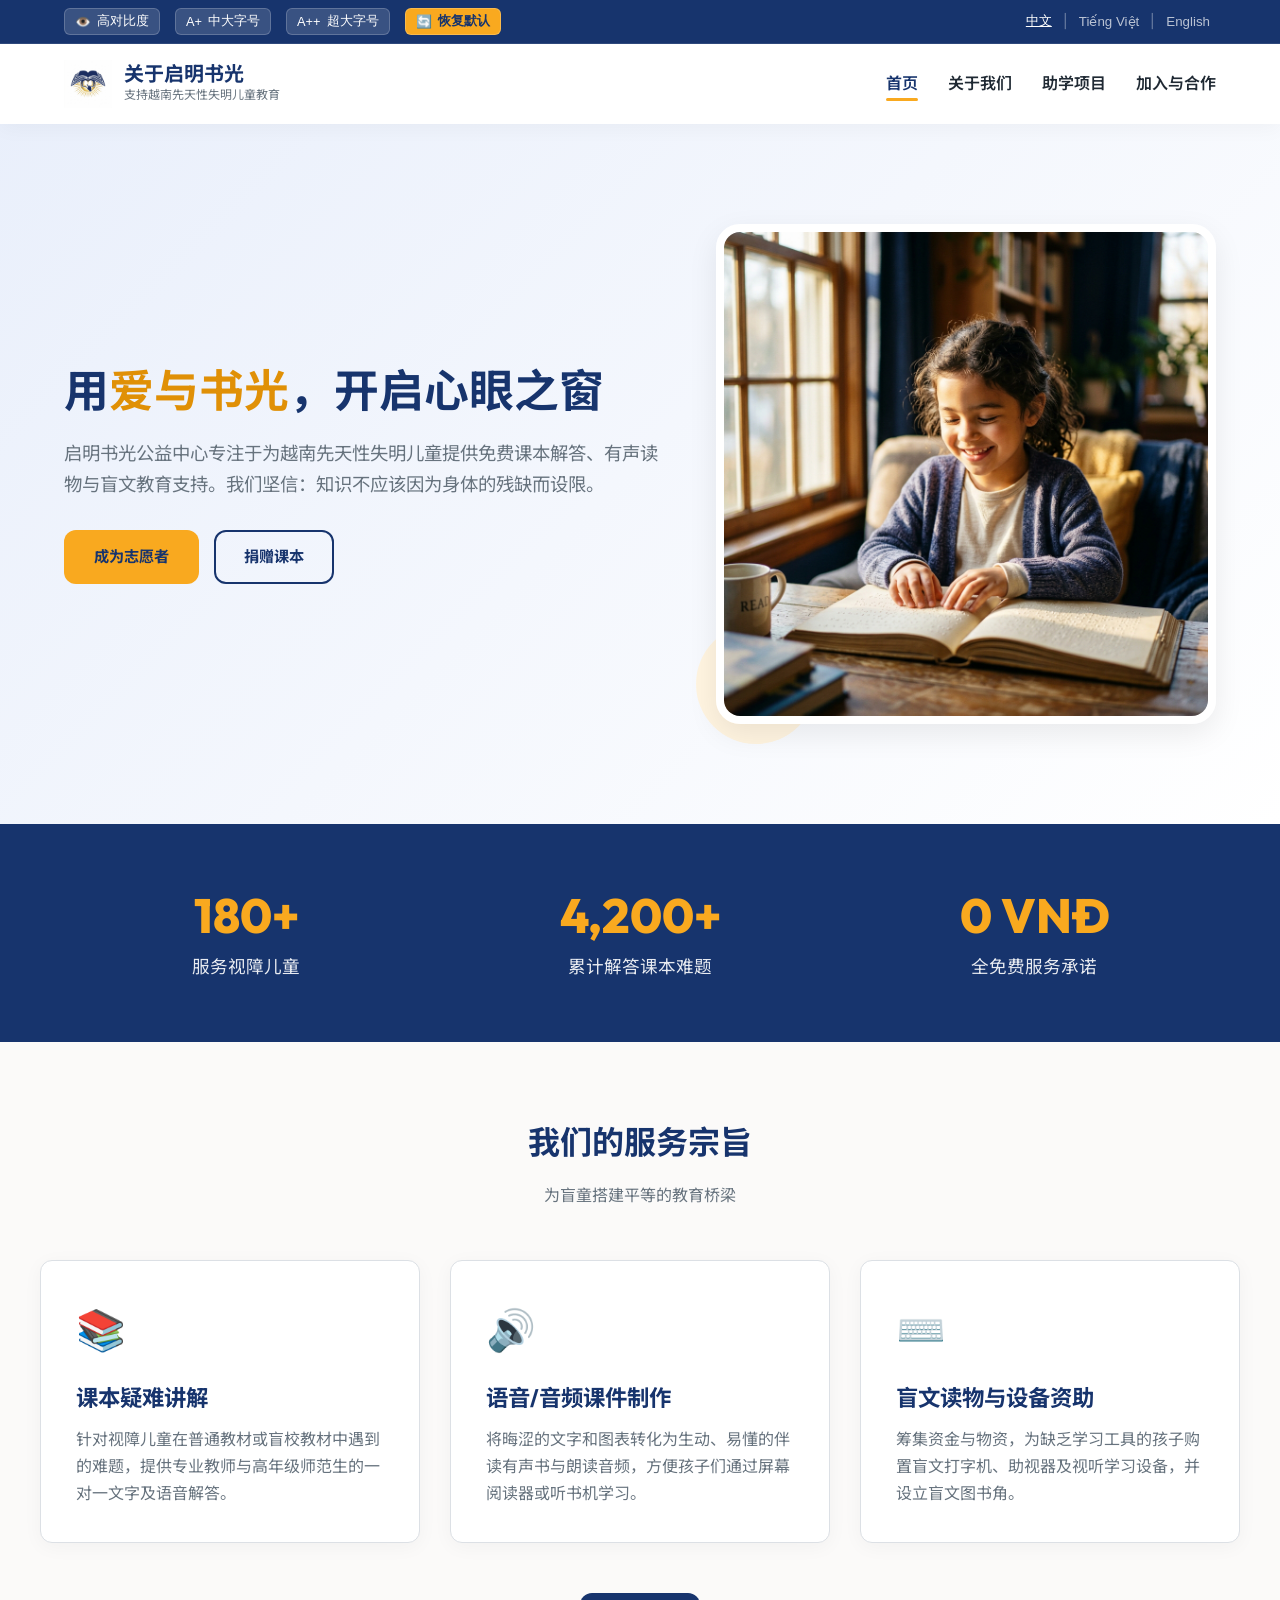
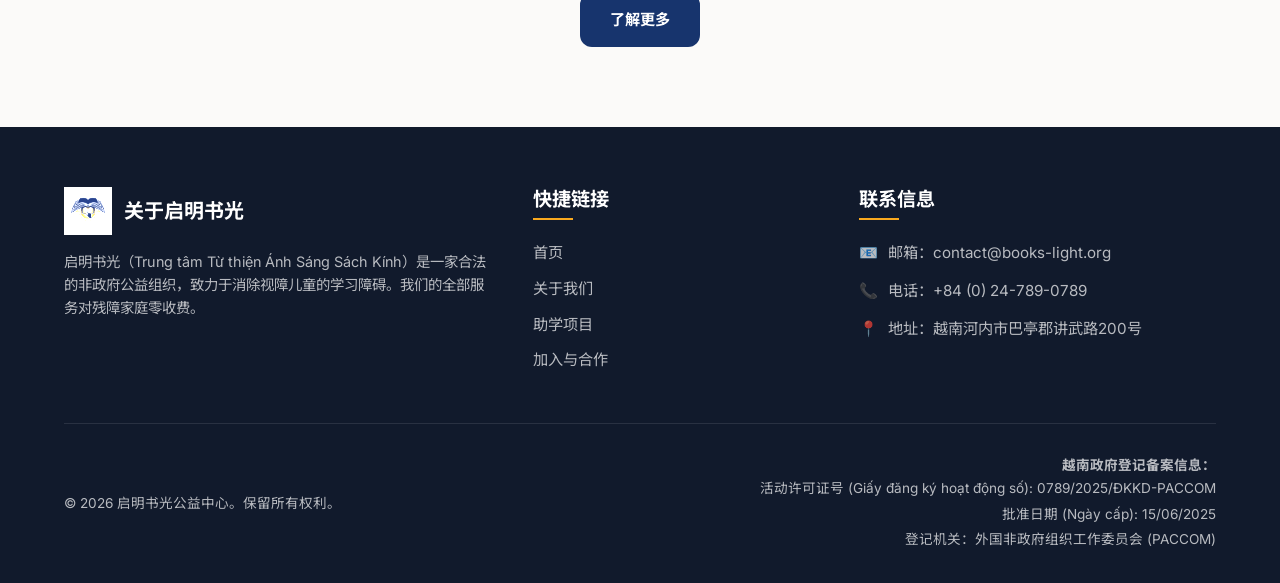
<file: index.html>
<!DOCTYPE html>
<html lang="zh">
<head>
    <meta charset="UTF-8">
    <meta name="viewport" content="width=device-width, initial-scale=1.0">
    <meta name="description" content="启明书光公益中心（Trung tâm Từ thiện Ánh Sáng Sách Kính）致力于支持越南先天性失明儿童的教育，提供免费课本疑难解答、有声书及盲文教育支持。">
    <title>启明书光公益中心 | 首页</title>
    <link rel="stylesheet" href="css/styles.css">
</head>
<body>

    <!-- 1. 无障碍顶部快捷工具栏 -->
    <div class="accessibility-bar">
        <div class="container">
            <div class="accessibility-controls">
                <button class="accessibility-btn" id="btn-contrast" title="Toggle High Contrast Mode">
                    👁️ <span data-i18n="acc-contrast">高对比度</span>
                </button>
                <button class="accessibility-btn" id="btn-large-text" title="Set Large Font Size">
                    A+ <span data-i18n="acc-large">中大字号</span>
                </button>
                <button class="accessibility-btn" id="btn-xl-text" title="Set Extra Large Font Size">
                    A++ <span data-i18n="acc-xl">超大字号</span>
                </button>
                <button class="accessibility-btn" id="btn-reset-text" title="Reset Accessibility Options">
                    🔄 <span data-i18n="acc-reset">默认</span>
                </button>
            </div>
            <div class="lang-selector">
                <button class="lang-btn active" data-lang="zh">中文</button>
                <span style="color: rgba(255,255,255,0.4)">|</span>
                <button class="lang-btn" data-lang="vi">Tiếng Việt</button>
                <span style="color: rgba(255,255,255,0.4)">|</span>
                <button class="lang-btn" data-lang="en">English</button>
            </div>
        </div>
    </div>

    <!-- 2. 导航头部 -->
    <header>
        <div class="container">
            <a href="index.html" class="logo-container">
                <img src="assets/logo.png" alt="启明书光 Logo" class="logo-img">
                <div class="logo-text">
                    <h1 data-i18n="footer-about-title">启明书光公益中心</h1>
                    <p data-i18n="sub-title">支持越南先天性失明儿童教育</p>
                </div>
            </a>
            <nav>
                <ul class="nav-links" id="nav-links">
                    <li><a href="index.html" class="active" data-i18n="nav-home">首页</a></li>
                    <li><a href="about.html" data-i18n="nav-about">关于我们</a></li>
                    <li><a href="projects.html" data-i18n="nav-projects">助学项目</a></li>
                    <li><a href="contact.html" data-i18n="nav-contact">加入与合作</a></li>
                </ul>
            </nav>
            <button class="menu-toggle" id="menu-toggle" aria-label="Toggle navigation menu">&#9776;</button>
        </div>
    </header>

    <!-- 3. Hero 宣传区域 -->
    <section class="hero">
        <div class="container">
            <div class="hero-grid">
                <div class="hero-content">
                    <h2 data-i18n="hero-title" data-i18n-html="true">用<span>爱与书光</span>，开启心眼之窗</h2>
                    <p data-i18n="hero-desc">启明书光公益中心专注于为越南先天性失明儿童提供免费课本解答、有声读物与盲文教育支持。我们坚信：知识不应该因为身体的残缺而设限。</p>
                    <div class="hero-buttons">
                        <a href="contact.html" class="btn btn-secondary" data-i18n="btn-volunteer">成为志愿者</a>
                        <a href="contact.html#donate-anchor" class="btn btn-outline" data-i18n="btn-donate">爱心捐助</a>
                    </div>
                </div>
                <div class="hero-image-wrapper">
                    <img src="assets/hero_banner.png" alt="视障儿童触摸书籍快乐阅读" class="hero-image">
                    <div class="hero-image-decoration"></div>
                </div>
            </div>
        </div>
    </section>

    <!-- 4. 影响统计板块 (有数字增长动画) -->
    <section class="stats-section">
        <div class="container">
            <div class="stats-grid">
                <div class="stat-card">
                    <h3 id="stat-kids">0+</h3>
                    <p data-i18n="stat-1-title">服务视障儿童</p>
                </div>
                <div class="stat-card">
                    <h3 id="stat-q">0+</h3>
                    <p data-i18n="stat-2-title">累计解答课本难题</p>
                </div>
                <div class="stat-card">
                    <h3 id="stat-price">0 VNĐ</h3>
                    <p data-i18n="stat-3-title">全免费服务承诺</p>
                </div>
            </div>
        </div>
    </section>

    <!-- 5. 我们的核心服务 -->
    <section class="section-padding container fade-in-section">
        <div style="text-align: center; margin-bottom: 50px;">
            <h2 data-i18n="mission-title">我们的服务宗旨</h2>
            <p style="color: var(--color-text-light)" data-i18n="mission-subtitle">为盲童搭建平等的教育桥梁</p>
        </div>
        <div class="mission-cards">
            <div class="card">
                <div class="card-icon">📚</div>
                <h3 data-i18n="mission-1-title">课本疑难讲解</h3>
                <p data-i18n="mission-1-desc" style="color: var(--color-text-light)">针对视障儿童在普通教材或盲校教材中遇到的难题，提供专业教师与高年级师范生的一对一文字及语音解答。</p>
            </div>
            <div class="card">
                <div class="card-icon">🔊</div>
                <h3 data-i18n="mission-2-title">语音/音频课件制作</h3>
                <p data-i18n="mission-2-desc" style="color: var(--color-text-light)">将晦涩的文字和图表转化为生动、易懂的伴读有声书与朗读音频，方便孩子们通过屏幕阅读器或听书机学习。</p>
            </div>
            <div class="card">
                <div class="card-icon">⌨️</div>
                <h3 data-i18n="mission-3-title">盲文读物与设备资助</h3>
                <p data-i18n="mission-3-desc" style="color: var(--color-text-light)">筹集资金与物资，为缺乏学习工具的孩子购置盲文打字机、助视器及视听学习设备，并设立盲文图书角。</p>
            </div>
        </div>
        <div style="text-align: center; margin-top: 50px;">
            <a href="about.html" class="btn btn-primary" data-i18n="btn-more">了解更多</a>
        </div>
    </section>

    <!-- 6. 页脚 -->
    <footer>
        <div class="container">
            <div class="footer-grid">
                <div>
                    <div class="footer-logo-container logo-container">
                        <img src="assets/logo.png" alt="Logo" class="logo-img" style="filter: brightness(1.5);">
                        <div class="logo-text">
                            <h1 data-i18n="footer-about-title">启明书光公益中心</h1>
                        </div>
                    </div>
                    <p class="footer-desc" data-i18n="footer-about-desc">
                        启明书光是一个合法的非政府公益组织，致力于消除视障儿童的学习障碍。我们的全部服务对残障家庭零收费。
                    </p>
                </div>
                <div class="footer-links">
                    <h3 data-i18n="footer-links-title">快捷链接</h3>
                    <ul>
                        <li><a href="index.html" data-i18n="nav-home">首页</a></li>
                        <li><a href="about.html" data-i18n="nav-about">关于我们</a></li>
                        <li><a href="projects.html" data-i18n="nav-projects">助学项目</a></li>
                        <li><a href="contact.html" data-i18n="nav-contact">加入与合作</a></li>
                    </ul>
                </div>
                <div class="footer-contact">
                    <h3 data-i18n="footer-contact-title">联系信息</h3>
                    <p>📧 <span data-i18n="footer-email">邮箱：contact@books-light.org</span></p>
                    <p>📞 <span data-i18n="footer-phone">电话：+84 (0) 24-789-0789</span></p>
                    <p>📍 <span data-i18n="footer-addr">地址：越南河内市巴亭郡讲武路200号</span></p>
                </div>
            </div>
            <hr class="footer-divider">
            <div class="footer-bottom">
                <div class="footer-copyright" data-i18n="footer-copyright">
                    © 2026 启明书光公益中心。保留所有权利。
                </div>
                <div class="footer-reg-info">
                    <strong data-i18n="paccom-title">越南政府登记备案信息：</strong>
                    <p data-i18n="paccom-line-1">活动许可证号：0789/2025/ĐKKD-PACCOM</p>
                    <p data-i18n="paccom-line-2">批准日期：15/06/2025</p>
                    <p data-i18n="paccom-line-3">登记机关：外国非政府组织工作委员会 (PACCOM)</p>
                </div>
            </div>
        </div>
    </footer>

    <!-- 脚本引用 -->
    <script src="js/lang.js"></script>
    <script src="js/main.js"></script>
</body>
</html>
</file>
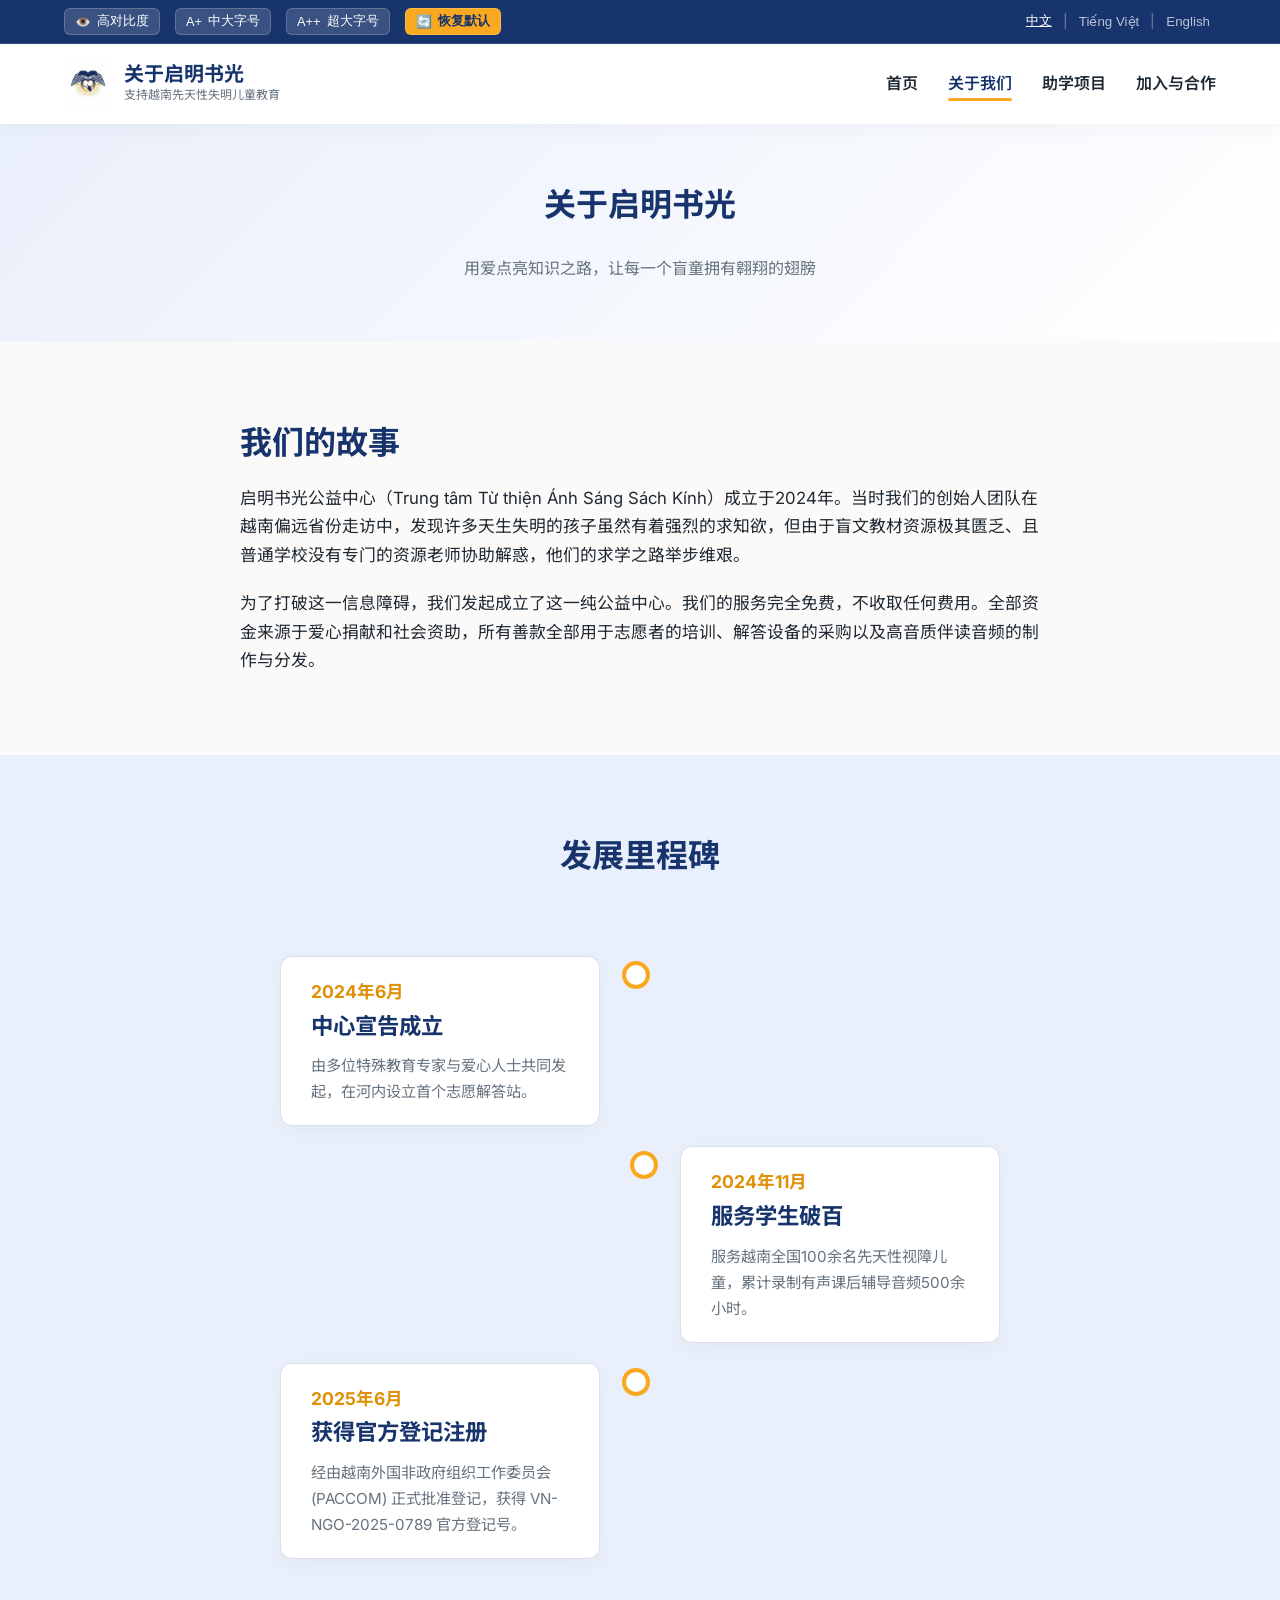
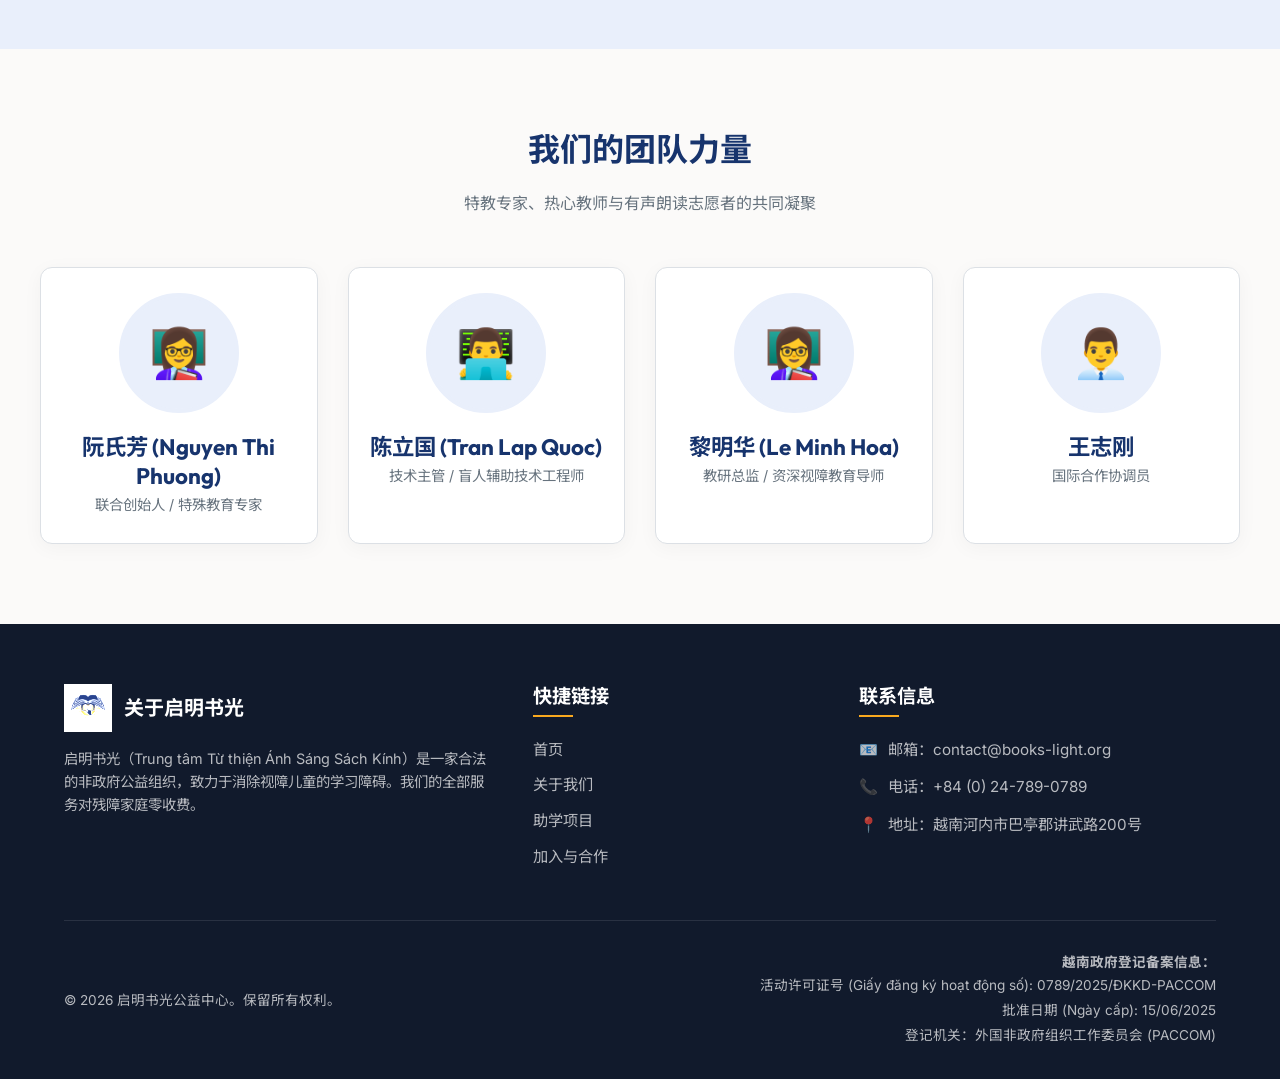
<file: about.html>
<!DOCTYPE html>
<html lang="zh">
<head>
    <meta charset="UTF-8">
    <meta name="viewport" content="width=device-width, initial-scale=1.0">
    <meta name="description" content="启明书光公益中心的发展历程、创始故事与特教团队介绍。我们服务越南视障儿童，公示官方PACCOM登记资质。">
    <title>关于我们 | 启明书光公益中心</title>
    <link rel="stylesheet" href="css/styles.css">
</head>
<body>

    <!-- 1. 无障碍顶部快捷工具栏 -->
    <div class="accessibility-bar">
        <div class="container">
            <div class="accessibility-controls">
                <button class="accessibility-btn" id="btn-contrast" title="Toggle High Contrast Mode">
                    👁️ <span data-i18n="acc-contrast">高对比度</span>
                </button>
                <button class="accessibility-btn" id="btn-large-text" title="Set Large Font Size">
                    A+ <span data-i18n="acc-large">中大字号</span>
                </button>
                <button class="accessibility-btn" id="btn-xl-text" title="Set Extra Large Font Size">
                    A++ <span data-i18n="acc-xl">超大字号</span>
                </button>
                <button class="accessibility-btn" id="btn-reset-text" title="Reset Accessibility Options">
                    🔄 <span data-i18n="acc-reset">默认</span>
                </button>
            </div>
            <div class="lang-selector">
                <button class="lang-btn active" data-lang="zh">中文</button>
                <span style="color: rgba(255,255,255,0.4)">|</span>
                <button class="lang-btn" data-lang="vi">Tiếng Việt</button>
                <span style="color: rgba(255,255,255,0.4)">|</span>
                <button class="lang-btn" data-lang="en">English</button>
            </div>
        </div>
    </div>

    <!-- 2. 导航头部 -->
    <header>
        <div class="container">
            <a href="index.html" class="logo-container">
                <img src="assets/logo.png" alt="启明书光 Logo" class="logo-img">
                <div class="logo-text">
                    <h1 data-i18n="footer-about-title">启明书光公益中心</h1>
                    <p data-i18n="sub-title">支持越南先天性失明儿童教育</p>
                </div>
            </a>
            <nav>
                <ul class="nav-links" id="nav-links">
                    <li><a href="index.html" data-i18n="nav-home">首页</a></li>
                    <li><a href="about.html" class="active" data-i18n="nav-about">关于我们</a></li>
                    <li><a href="projects.html" data-i18n="nav-projects">助学项目</a></li>
                    <li><a href="contact.html" data-i18n="nav-contact">加入与合作</a></li>
                </ul>
            </nav>
            <button class="menu-toggle" id="menu-toggle" aria-label="Toggle navigation menu">&#9776;</button>
        </div>
    </header>

    <!-- 3. 关于页面 Header -->
    <section class="hero" style="padding: 60px 0;">
        <div class="container" style="text-align: center;">
            <h2 data-i18n="about-title">关于启明书光</h2>
            <p data-i18n="about-subtitle" style="color: var(--color-text-light); margin-top: 10px; max-width: 800px; margin-left: auto; margin-right: auto;">
                用爱点亮知识之路，让每一个盲童拥有翱翔的翅膀
            </p>
        </div>
    </section>

    <!-- 4. 关于我们 - 故事与起源 -->
    <section class="section-padding container fade-in-section">
        <div style="max-width: 800px; margin: 0 auto;">
            <h2 data-i18n="about-story-title" style="margin-bottom: 20px;">我们的故事</h2>
            <p data-i18n="about-story-p1" style="margin-bottom: 20px; font-size: 1.05rem;">
                启明书光公益中心成立于2024年。当时我们的创始人团队在越南偏远省份走访中，发现许多天生失明的孩子虽然有着强烈的求知欲，但由于盲文教材资源极其匮乏、且普通学校没有专门的资源老师协助解惑，他们的求学之路举步维艰。
            </p>
            <p data-i18n="about-story-p2" style="font-size: 1.05rem;">
                为了打破这一信息障碍，我们发起成立了这一纯公益中心。我们的服务完全免费，不收取任何费用。全部资金来源于爱心捐献和社会资助，所有善款全部用于志愿者的培训、解答设备的采购以及高音质伴读音频的制作与分发。
            </p>
        </div>
    </section>

    <!-- 5. 发展历程时间轴 (Timeline) -->
    <section class="section-padding" style="background-color: var(--color-primary-light);">
        <div class="container fade-in-section">
            <div style="text-align: center; margin-bottom: 50px;">
                <h2 data-i18n="about-timeline-title">发展里程碑</h2>
            </div>
            
            <div class="timeline">
                <div class="timeline-item left">
                    <div class="timeline-content">
                        <div class="timeline-date" data-i18n="milestone-1-date">2024年6月</div>
                        <h3 data-i18n="milestone-1-title">中心宣告成立</h3>
                        <p data-i18n="milestone-1-desc" style="color: var(--color-text-light); font-size: 0.95rem;">由多位特殊教育专家与爱心人士共同发起，在河内设立首个志愿解答站。</p>
                    </div>
                </div>
                
                <div class="timeline-item right">
                    <div class="timeline-content">
                        <div class="timeline-date" data-i18n="milestone-2-date">2024年11月</div>
                        <h3 data-i18n="milestone-2-title">服务学生破百</h3>
                        <p data-i18n="milestone-2-desc" style="color: var(--color-text-light); font-size: 0.95rem;">服务越南全国100余名先天性视障儿童，累计录制有声课后辅导音频500余小时。</p>
                    </div>
                </div>
                
                <div class="timeline-item left">
                    <div class="timeline-content">
                        <div class="timeline-date" data-i18n="milestone-3-date">2025年6月</div>
                        <h3 data-i18n="milestone-3-title">获得官方登记注册</h3>
                        <p data-i18n="milestone-3-desc" style="color: var(--color-text-light); font-size: 0.95rem;">经由越南外国非政府组织工作委员会 (PACCOM) 正式批准登记，获得 VN-NGO-2025-0789 官方登记号。</p>
                    </div>
                </div>
            </div>
        </div>
    </section>

    <!-- 6. 团队展示 -->
    <section class="section-padding container fade-in-section">
        <div style="text-align: center; margin-bottom: 50px;">
            <h2 data-i18n="team-title">我们的团队力量</h2>
            <p data-i18n="team-subtitle" style="color: var(--color-text-light)">特教专家、热心教师与有声朗读志愿者的共同凝聚</p>
        </div>
        <div class="team-grid">
            <div class="team-card">
                <div class="team-avatar" style="display: flex; align-items: center; justify-content: center; background: var(--color-primary-light); font-size: 3rem;">👩‍🏫</div>
                <h3 data-i18n="team-member-1-name">阮氏芳 (Nguyen Thi Phuong)</h3>
                <p data-i18n="team-member-1-role">联合创始人 / 特殊教育专家</p>
            </div>
            <div class="team-card">
                <div class="team-avatar" style="display: flex; align-items: center; justify-content: center; background: var(--color-primary-light); font-size: 3rem;">👨‍💻</div>
                <h3 data-i18n="team-member-2-name">陈立国 (Tran Lap Quoc)</h3>
                <p data-i18n="team-member-2-role">技术主管 / 盲人辅助技术工程师</p>
            </div>
            <div class="team-card">
                <div class="team-avatar" style="display: flex; align-items: center; justify-content: center; background: var(--color-primary-light); font-size: 3rem;">👩‍🏫</div>
                <h3 data-i18n="team-member-3-name">黎明华 (Le Minh Hoa)</h3>
                <p data-i18n="team-member-3-role">教研总监 / 资深视障教育导师</p>
            </div>
            <div class="team-card">
                <div class="team-avatar" style="display: flex; align-items: center; justify-content: center; background: var(--color-primary-light); font-size: 3rem;">👨‍💼</div>
                <h3 data-i18n="team-member-4-name">王志刚</h3>
                <p data-i18n="team-member-4-role">国际合作协调员</p>
            </div>
        </div>
    </section>

    <!-- 7. 页脚 -->
    <footer>
        <div class="container">
            <div class="footer-grid">
                <div>
                    <div class="footer-logo-container logo-container">
                        <img src="assets/logo.png" alt="Logo" class="logo-img" style="filter: brightness(1.5);">
                        <div class="logo-text">
                            <h1 data-i18n="footer-about-title">启明书光公益中心</h1>
                        </div>
                    </div>
                    <p class="footer-desc" data-i18n="footer-about-desc">
                        启明书光是一个合法的非政府公益组织，致力于消除视障儿童的学习障碍。我们的全部服务对残障家庭零收费。
                    </p>
                </div>
                <div class="footer-links">
                    <h3 data-i18n="footer-links-title">快捷链接</h3>
                    <ul>
                        <li><a href="index.html" data-i18n="nav-home">首页</a></li>
                        <li><a href="about.html" data-i18n="nav-about">关于我们</a></li>
                        <li><a href="projects.html" data-i18n="nav-projects">助学项目</a></li>
                        <li><a href="contact.html" data-i18n="nav-contact">加入与合作</a></li>
                    </ul>
                </div>
                <div class="footer-contact">
                    <h3 data-i18n="footer-contact-title">联系信息</h3>
                    <p>📧 <span data-i18n="footer-email">邮箱：contact@books-light.org</span></p>
                    <p>📞 <span data-i18n="footer-phone">电话：+84 (0) 24-789-0789</span></p>
                    <p>📍 <span data-i18n="footer-addr">地址：越南河内市巴亭郡讲武路200号</span></p>
                </div>
            </div>
            <hr class="footer-divider">
            <div class="footer-bottom">
                <div class="footer-copyright" data-i18n="footer-copyright">
                    © 2026 启明书光公益中心。保留所有权利。
                </div>
                <div class="footer-reg-info">
                    <strong data-i18n="paccom-title">越南政府登记备案信息：</strong>
                    <p data-i18n="paccom-line-1">活动许可证号：0789/2025/ĐKKD-PACCOM</p>
                    <p data-i18n="paccom-line-2">批准日期：15/06/2025</p>
                    <p data-i18n="paccom-line-3">登记机关：外国非政府组织工作委员会 (PACCOM)</p>
                </div>
            </div>
        </div>
    </footer>

    <!-- 脚本引用 -->
    <script src="js/lang.js"></script>
    <script src="js/main.js"></script>
</body>
</html>
</file>
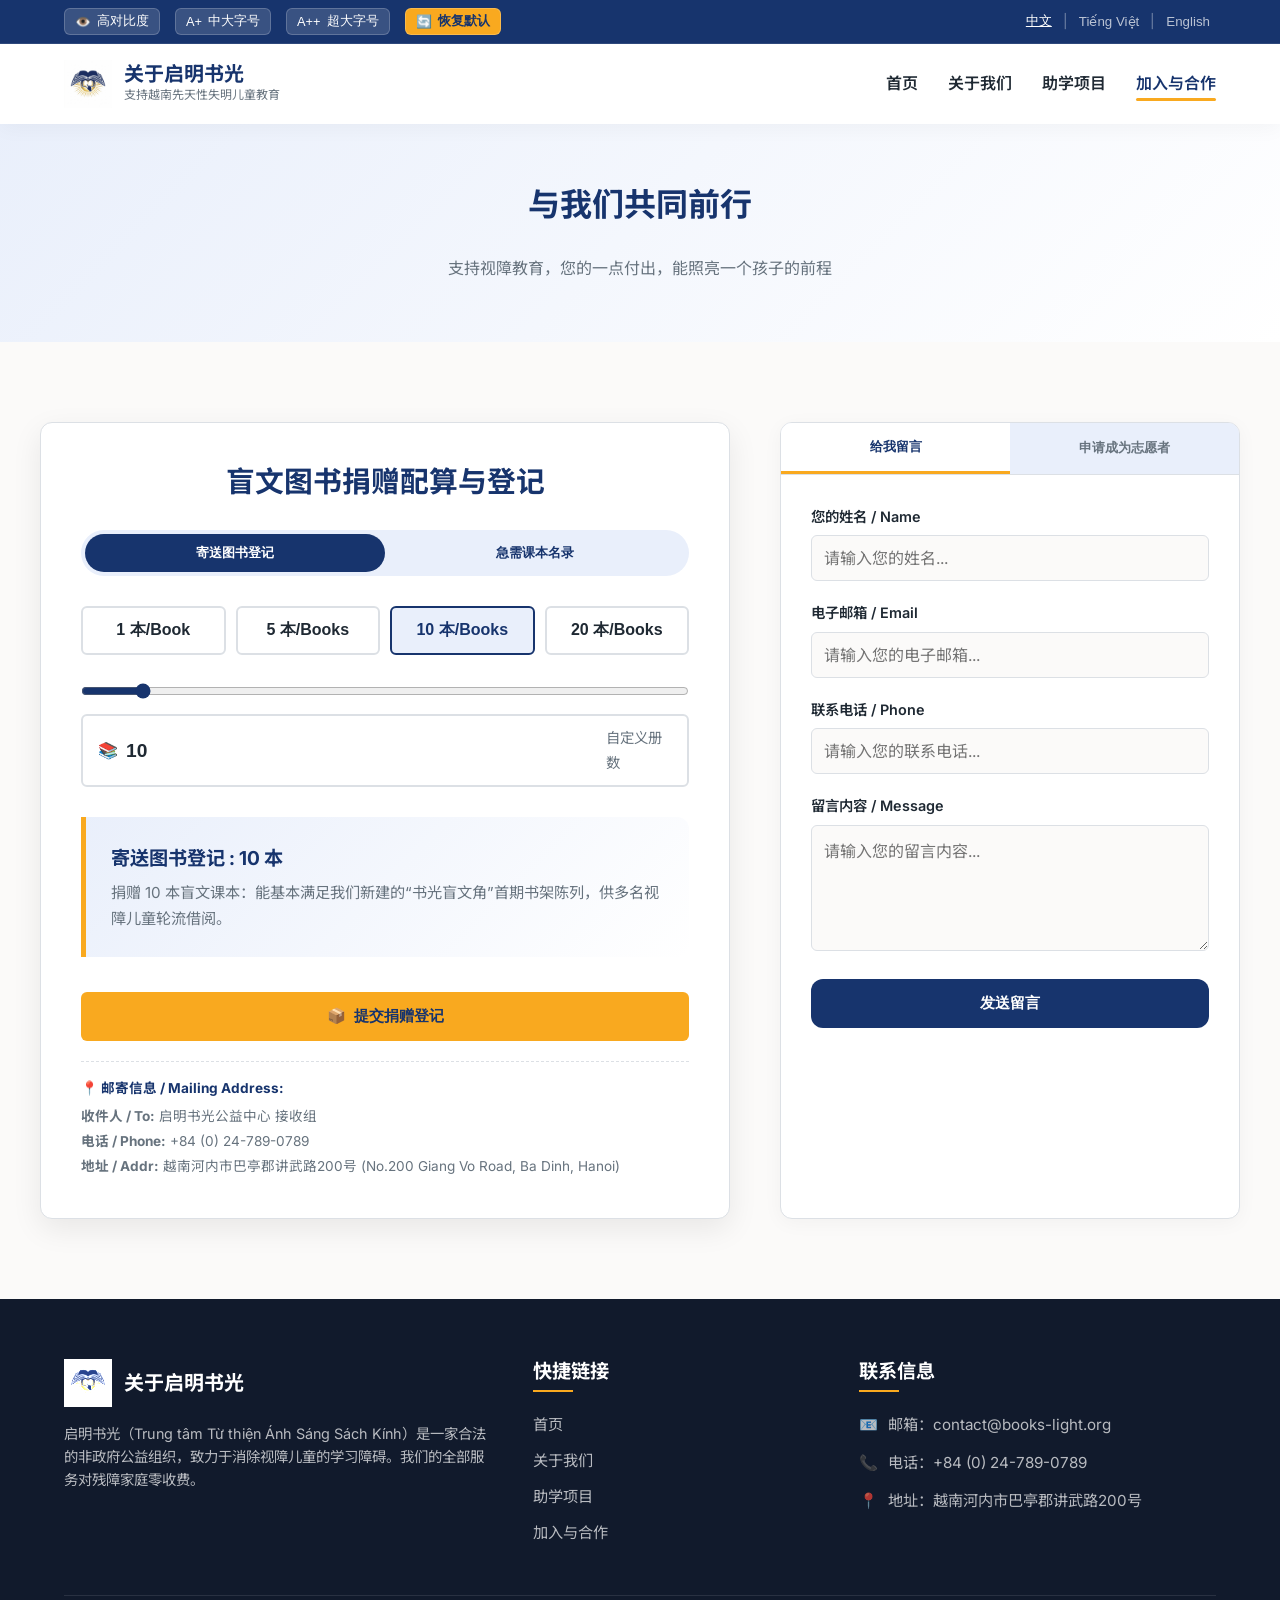
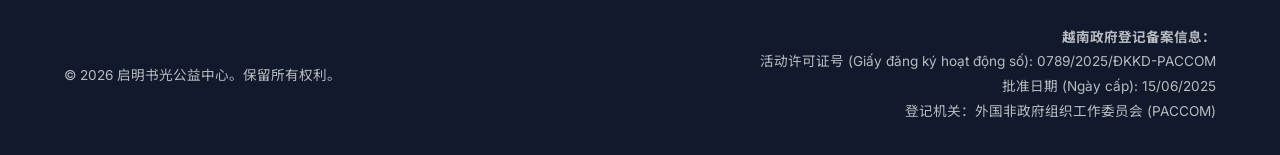
<file: contact.html>
<!DOCTYPE html>
<html lang="zh">
<head>
    <meta charset="UTF-8">
    <meta name="viewport" content="width=device-width, initial-scale=1.0">
    <meta name="description" content="加入启明书光公益中心。支持我们的助学项目，成为有声朗读或课本解答志愿者。使用爱心捐赠计算器了解善款配算详情。">
    <title>加入与合作 | 启明书光公益中心</title>
    <link rel="stylesheet" href="css/styles.css">
</head>
<body>

    <!-- 1. 无障碍顶部快捷工具栏 -->
    <div class="accessibility-bar">
        <div class="container">
            <div class="accessibility-controls">
                <button class="accessibility-btn" id="btn-contrast" title="Toggle High Contrast Mode">
                    👁️ <span data-i18n="acc-contrast">高对比度</span>
                </button>
                <button class="accessibility-btn" id="btn-large-text" title="Set Large Font Size">
                    A+ <span data-i18n="acc-large">中大字号</span>
                </button>
                <button class="accessibility-btn" id="btn-xl-text" title="Set Extra Large Font Size">
                    A++ <span data-i18n="acc-xl">超大字号</span>
                </button>
                <button class="accessibility-btn" id="btn-reset-text" title="Reset Accessibility Options">
                    🔄 <span data-i18n="acc-reset">默认</span>
                </button>
            </div>
            <div class="lang-selector">
                <button class="lang-btn active" data-lang="zh">中文</button>
                <span style="color: rgba(255,255,255,0.4)">|</span>
                <button class="lang-btn" data-lang="vi">Tiếng Việt</button>
                <span style="color: rgba(255,255,255,0.4)">|</span>
                <button class="lang-btn" data-lang="en">English</button>
            </div>
        </div>
    </div>

    <!-- 2. 导航头部 -->
    <header>
        <div class="container">
            <a href="index.html" class="logo-container">
                <img src="assets/logo.png" alt="启明书光 Logo" class="logo-img">
                <div class="logo-text">
                    <h1 data-i18n="footer-about-title">启明书光公益中心</h1>
                    <p data-i18n="sub-title">支持越南先天性失明儿童教育</p>
                </div>
            </a>
            <nav>
                <ul class="nav-links" id="nav-links">
                    <li><a href="index.html" data-i18n="nav-home">首页</a></li>
                    <li><a href="about.html" data-i18n="nav-about">关于我们</a></li>
                    <li><a href="projects.html" data-i18n="nav-projects">助学项目</a></li>
                    <li><a href="contact.html" class="active" data-i18n="nav-contact">加入与合作</a></li>
                </ul>
            </nav>
            <button class="menu-toggle" id="menu-toggle" aria-label="Toggle navigation menu">&#9776;</button>
        </div>
    </header>

    <!-- 3. Header -->
    <section class="hero" style="padding: 60px 0;">
        <div class="container" style="text-align: center;">
            <h2 data-i18n="contact-title">与我们共同前行</h2>
            <p data-i18n="contact-subtitle" style="color: var(--color-text-light); margin-top: 10px; max-width: 800px; margin-left: auto; margin-right: auto;">
                支持视障教育，您的一点付出，能照亮一个孩子的前程
            </p>
        </div>
    </section>

    <!-- 4. 双侧主面板布局 -->
    <section class="section-padding container fade-in-section" id="donate-anchor">
        <div class="contact-grid">
            
            <!-- 左侧：爱心计算器 -->
            <div class="donation-calculator">
                <div class="donation-calc-title">
                    <h3 data-i18n="calc-title">爱心捐赠与物资配算</h3>
                </div>
                
                <!-- 选项切换 -->
                <div class="donation-toggle">
                    <button class="donation-toggle-btn active" id="toggle-monthly" data-i18n="calc-monthly">寄送图书登记</button>
                    <button class="donation-toggle-btn" id="toggle-onetime" data-i18n="calc-onetime">急需课本名录</button>
                </div>
                
                <!-- 快捷预设选项 -->
                <div class="donation-presets">
                    <button class="preset-btn" data-val="1">1 本/Book</button>
                    <button class="preset-btn" data-val="5">5 本/Books</button>
                    <button class="preset-btn active" data-val="10">10 本/Books</button>
                    <button class="preset-btn" data-val="20">20 本/Books</button>
                </div>
                
                <!-- 滑块与自定义输入框 -->
                <div class="donation-input-container">
                    <input type="range" min="1" max="100" step="1" value="10" class="donation-slider" id="donation-slider">
                    
                    <div class="custom-amount-wrapper">
                        <span>📚</span>
                        <input type="number" class="custom-amount-input" id="custom-amount-input" min="1" max="1000" value="10">
                        <span style="font-size: 0.9rem; color: var(--color-text-light); font-weight: normal; margin-left: auto;" data-i18n="calc-custom">自定义册数</span>
                    </div>
                </div>
                
                <!-- 动态影响文案盒子 -->
                <div class="donation-impact-box">
                    <div class="impact-main" id="impact-main">
                        寄送图书登记 : 10 本
                    </div>
                    <div class="impact-details" id="impact-details">
                        能基本满足我们新建的“书光盲文角”首期书架陈列，供多名视障儿童轮流借阅。
                    </div>
                </div>
                
                <button class="btn btn-secondary" style="width: 100%; border-radius: var(--border-radius-sm);" id="btn-donate-submit">
                    📦 <span data-i18n="calc-btn-donate">提交捐赠登记</span>
                </button>
                
                <!-- 邮寄地址信息公示 -->
                <div style="margin-top: 20px; font-size: 0.85rem; border-top: 1px dashed var(--color-border); padding-top: 15px; color: var(--color-text-light);">
                    <p style="font-weight: 700; margin-bottom: 5px; color: var(--color-primary);">📍 邮寄信息 / Mailing Address:</p>
                    <p style="margin-bottom: 2px;"><strong>收件人 / To:</strong> 启明书光公益中心 接收组</p>
                    <p style="margin-bottom: 2px;"><strong>电话 / Phone:</strong> +84 (0) 24-789-0789</p>
                    <p><strong>地址 / Addr:</strong> 越南河内市巴亭郡讲武路200号 (No.200 Giang Vo Road, Ba Dinh, Hanoi)</p>
                </div>
            </div>
            
            <!-- 右侧：加入与合作留言框 (双标签页) -->
            <div class="contact-tabs-container">
                <div class="tab-headers">
                    <button class="tab-btn active" data-tab="message" data-i18n="tab-message">给我留言</button>
                    <button class="tab-btn" data-tab="volunteer" data-i18n="tab-volunteer">申请成为志愿者</button>
                </div>
                
                <!-- 标签页 1：留言咨询 -->
                <div class="tab-panel active" id="panel-message">
                    <form id="form-message">
                        <div class="form-group">
                            <label for="msg-name" data-i18n="form-name">您的姓名 / Name</label>
                            <input type="text" id="msg-name" class="form-control" data-i18n-placeholder="form-placeholder-name" placeholder="请输入您的姓名..." required>
                        </div>
                        
                        <div class="form-group">
                            <label for="msg-email" data-i18n="form-email">电子邮箱 / Email</label>
                            <input type="email" id="msg-email" class="form-control" data-i18n-placeholder="form-placeholder-email" placeholder="请输入您的电子邮箱..." required>
                        </div>
                        
                        <div class="form-group">
                            <label for="msg-phone" data-i18n="form-phone">联系电话 / Phone</label>
                            <input type="tel" id="msg-phone" class="form-control" data-i18n-placeholder="form-placeholder-phone" placeholder="请输入您的联系电话...">
                        </div>
                        
                        <div class="form-group">
                            <label for="msg-content" data-i18n="form-msg">留言内容 / Message</label>
                            <textarea id="msg-content" class="form-control" rows="5" data-i18n-placeholder="form-placeholder-msg" placeholder="请输入您的留言内容..." required></textarea>
                        </div>
                        
                        <button type="submit" class="btn btn-primary" style="width: 100%;" data-i18n="btn-submit-msg">发送留言</button>
                    </form>
                </div>
                
                <!-- 标签页 2：申请志愿者 -->
                <div class="tab-panel" id="panel-volunteer">
                    <form id="form-volunteer">
                        <div class="form-group">
                            <label for="v-name" data-i18n="form-name">您的姓名 / Name</label>
                            <input type="text" id="v-name" class="form-control" data-i18n-placeholder="form-placeholder-name" placeholder="请输入您的姓名..." required>
                        </div>
                        
                        <div class="form-group">
                            <label for="v-email" data-i18n="form-email">电子邮箱 / Email</label>
                            <input type="email" id="v-email" class="form-control" data-i18n-placeholder="form-placeholder-email" placeholder="请输入您的电子邮箱..." required>
                        </div>
                        
                        <div class="form-group">
                            <label for="v-role" data-i18n="form-v-role">期望担任的志愿者角色</label>
                            <select id="v-role" class="form-control" required>
                                <option value="teacher" data-i18n="v-role-teacher">课本答疑老师（教师、相关专业学生优先）</option>
                                <option value="audio" data-i18n="v-role-audio">声音朗读志愿者（普通话/越语发音清晰）</option>
                                <option value="other" data-i18n="v-role-other">其他支持（翻译、系统维护、物资运送）</option>
                            </select>
                        </div>
                        
                        <div class="form-group">
                            <label for="v-resume" data-i18n="form-v-resume">您的背景/特教相关经验简介</label>
                            <textarea id="v-resume" class="form-control" rows="4" data-i18n-placeholder="form-placeholder-resume" placeholder="请简单描述您的特长、可用时间以及相关经验..."></textarea>
                        </div>
                        
                        <button type="submit" class="btn btn-primary" style="width: 100%;" data-i18n="btn-submit-v">提交志愿者申请</button>
                    </form>
                </div>
            </div>
            
        </div>
    </section>

    <!-- 5. 页脚 -->
    <footer>
        <div class="container">
            <div class="footer-grid">
                <div>
                    <div class="footer-logo-container logo-container">
                        <img src="assets/logo.png" alt="Logo" class="logo-img" style="filter: brightness(1.5);">
                        <div class="logo-text">
                            <h1 data-i18n="footer-about-title">启明书光公益中心</h1>
                        </div>
                    </div>
                    <p class="footer-desc" data-i18n="footer-about-desc">
                        启明书光是一个合法的非政府公益组织，致力于消除视障儿童的学习障碍。我们的全部服务对残障家庭零收费。
                    </p>
                </div>
                <div class="footer-links">
                    <h3 data-i18n="footer-links-title">快捷链接</h3>
                    <ul>
                        <li><a href="index.html" data-i18n="nav-home">首页</a></li>
                        <li><a href="about.html" data-i18n="nav-about">关于我们</a></li>
                        <li><a href="projects.html" data-i18n="nav-projects">助学项目</a></li>
                        <li><a href="contact.html" data-i18n="nav-contact">加入与合作</a></li>
                    </ul>
                </div>
                <div class="footer-contact">
                    <h3 data-i18n="footer-contact-title">联系信息</h3>
                    <p>📧 <span data-i18n="footer-email">邮箱：contact@books-light.org</span></p>
                    <p>📞 <span data-i18n="footer-phone">电话：+84 (0) 24-789-0789</span></p>
                    <p>📍 <span data-i18n="footer-addr">地址：越南河内市巴亭郡讲武路200号</span></p>
                </div>
            </div>
            <hr class="footer-divider">
            <div class="footer-bottom">
                <div class="footer-copyright" data-i18n="footer-copyright">
                    © 2026 启明书光公益中心。保留所有权利。
                </div>
                <div class="footer-reg-info">
                    <strong data-i18n="paccom-title">越南政府登记备案信息：</strong>
                    <p data-i18n="paccom-line-1">活动许可证号：0789/2025/ĐKKD-PACCOM</p>
                    <p data-i18n="paccom-line-2">批准日期：15/06/2025</p>
                    <p data-i18n="paccom-line-3">登记机关：外国非政府组织工作委员会 (PACCOM)</p>
                </div>
            </div>
        </div>
    </footer>

    <!-- 脚本引用 -->
    <script src="js/lang.js"></script>
    <script src="js/donation.js"></script>
    <script src="js/main.js"></script>
</body>
</html>
</file>
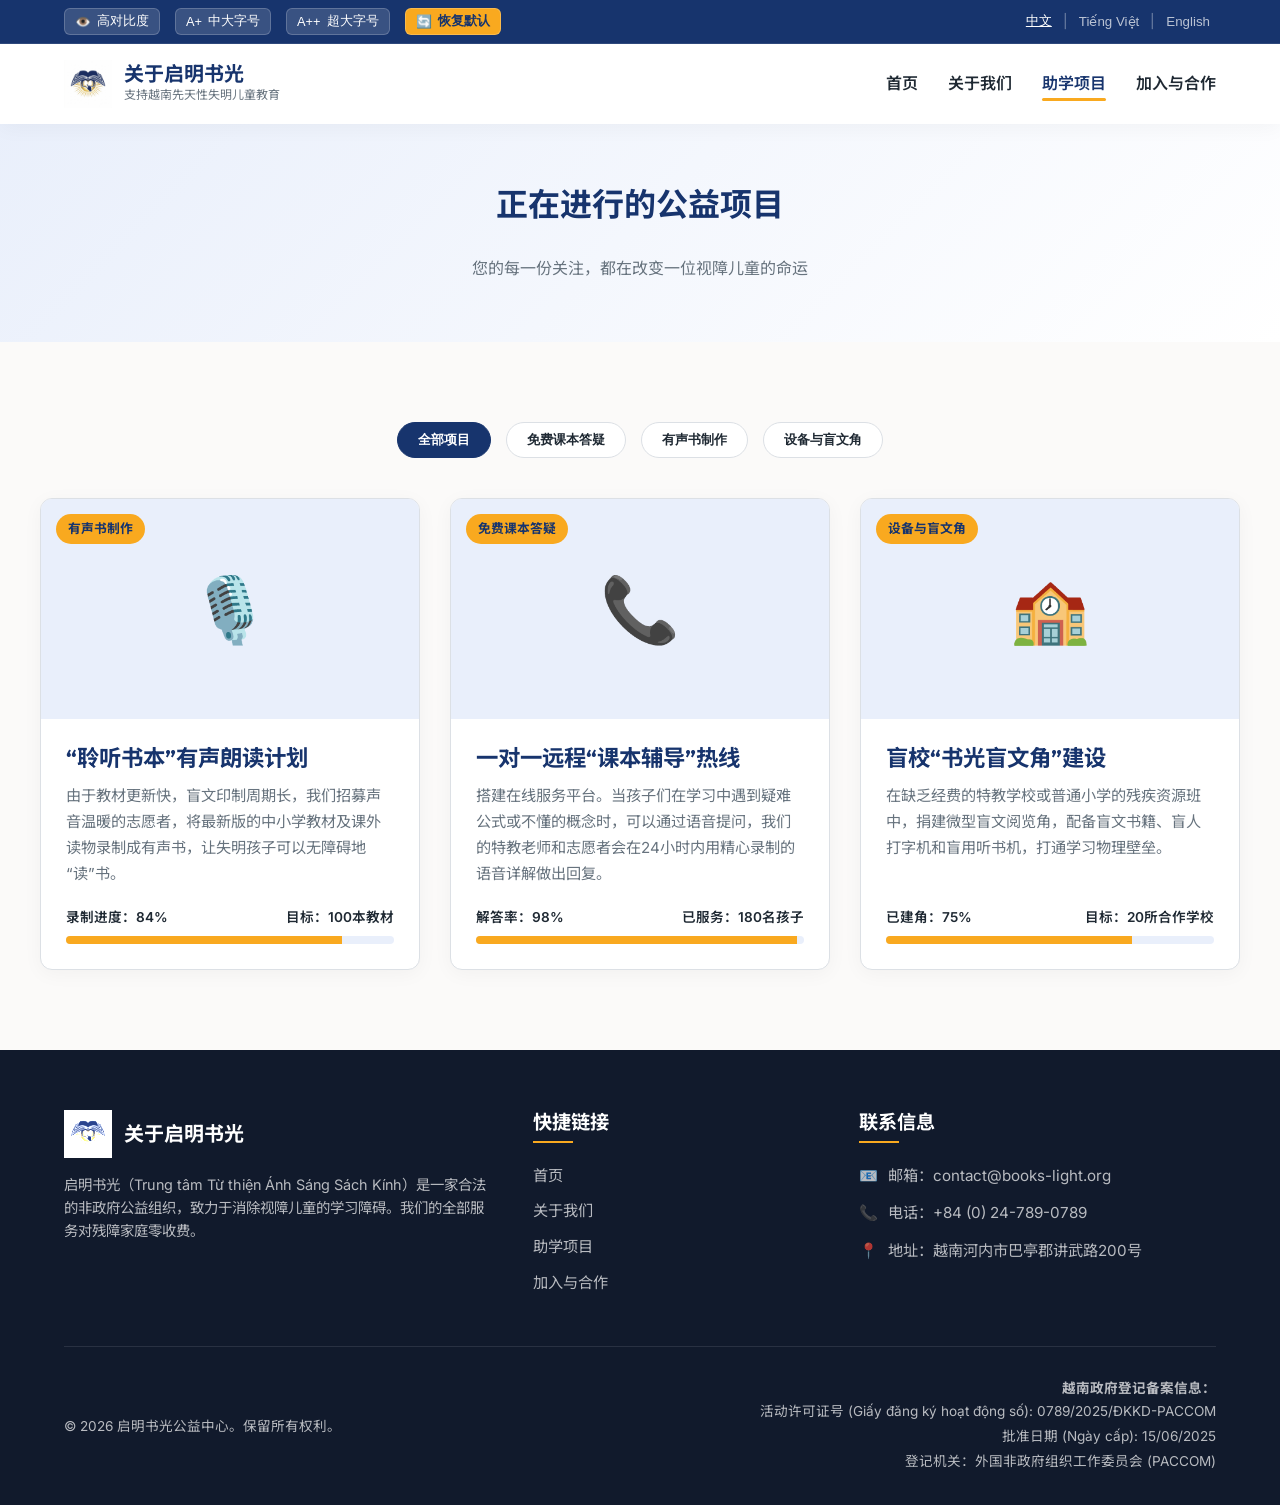
<file: projects.html>
<!DOCTYPE html>
<html lang="zh">
<head>
    <meta charset="UTF-8">
    <meta name="viewport" content="width=device-width, initial-scale=1.0">
    <meta name="description" content="启明书光公益中心正在开展的助学项目：免费课本答疑、有声教材录制、盲文角捐建等。通过爱心帮助越南视力障碍学童。">
    <title>助学项目 | 启明书光公益中心</title>
    <link rel="stylesheet" href="css/styles.css">
</head>
<body>

    <!-- 1. 无障碍顶部快捷工具栏 -->
    <div class="accessibility-bar">
        <div class="container">
            <div class="accessibility-controls">
                <button class="accessibility-btn" id="btn-contrast" title="Toggle High Contrast Mode">
                    👁️ <span data-i18n="acc-contrast">高对比度</span>
                </button>
                <button class="accessibility-btn" id="btn-large-text" title="Set Large Font Size">
                    A+ <span data-i18n="acc-large">中大字号</span>
                </button>
                <button class="accessibility-btn" id="btn-xl-text" title="Set Extra Large Font Size">
                    A++ <span data-i18n="acc-xl">超大字号</span>
                </button>
                <button class="accessibility-btn" id="btn-reset-text" title="Reset Accessibility Options">
                    🔄 <span data-i18n="acc-reset">默认</span>
                </button>
            </div>
            <div class="lang-selector">
                <button class="lang-btn active" data-lang="zh">中文</button>
                <span style="color: rgba(255,255,255,0.4)">|</span>
                <button class="lang-btn" data-lang="vi">Tiếng Việt</button>
                <span style="color: rgba(255,255,255,0.4)">|</span>
                <button class="lang-btn" data-lang="en">English</button>
            </div>
        </div>
    </div>

    <!-- 2. 导航头部 -->
    <header>
        <div class="container">
            <a href="index.html" class="logo-container">
                <img src="assets/logo.png" alt="启明书光 Logo" class="logo-img">
                <div class="logo-text">
                    <h1 data-i18n="footer-about-title">启明书光公益中心</h1>
                    <p data-i18n="sub-title">支持越南先天性失明儿童教育</p>
                </div>
            </a>
            <nav>
                <ul class="nav-links" id="nav-links">
                    <li><a href="index.html" data-i18n="nav-home">首页</a></li>
                    <li><a href="about.html" data-i18n="nav-about">关于我们</a></li>
                    <li><a href="projects.html" class="active" data-i18n="nav-projects">助学项目</a></li>
                    <li><a href="contact.html" data-i18n="nav-contact">加入与合作</a></li>
                </ul>
            </nav>
            <button class="menu-toggle" id="menu-toggle" aria-label="Toggle navigation menu">&#9776;</button>
        </div>
    </header>

    <!-- 3. 头部 -->
    <section class="hero" style="padding: 60px 0;">
        <div class="container" style="text-align: center;">
            <h2 data-i18n="proj-title">正在进行的公益项目</h2>
            <p data-i18n="proj-subtitle" style="color: var(--color-text-light); margin-top: 10px; max-width: 800px; margin-left: auto; margin-right: auto;">
                您的每一份关注，都在改变一位视障儿童的命运
            </p>
        </div>
    </section>

    <!-- 4. 项目展示与分类筛选 -->
    <section class="section-padding container">
        
        <!-- 筛选分类按钮 -->
        <div class="filters">
            <button class="filter-btn active" data-filter="all" data-i18n="filter-all">全部项目</button>
            <button class="filter-btn" data-filter="qa" data-i18n="filter-qa">免费课本答疑</button>
            <button class="filter-btn" data-filter="audio" data-i18n="filter-audio">有声书制作</button>
            <button class="filter-btn" data-filter="equipment" data-i18n="filter-equipment">设备与盲文角</button>
        </div>
        
        <!-- 项目网格 -->
        <div class="projects-grid">
            
            <!-- 项目 1 -->
            <div class="project-card" data-category="audio">
                <div class="project-img" style="display: flex; align-items: center; justify-content: center; background-color: var(--color-primary-light); font-size: 4rem;">
                    🎙️
                    <span class="project-tag" data-i18n="filter-audio">有声书制作</span>
                </div>
                <div class="project-body">
                    <h3 data-i18n="proj-1-title">“聆听书本”有声朗读计划</h3>
                    <p data-i18n="proj-1-desc">由于教材更新快，盲文印制周期长，我们招募声音温暖的志愿者，将最新版的中小学教材及课外读物录制成有声书，让失明孩子可以无障碍地“读”书。</p>
                    <div class="project-progress">
                        <div class="progress-label">
                            <span data-i18n="proj-1-progress">录制进度：84%</span>
                            <span data-i18n="proj-1-target">目标：100本教材</span>
                        </div>
                        <div class="progress-bar-bg">
                            <div class="progress-bar-fill" data-progress="84"></div>
                        </div>
                    </div>
                </div>
            </div>
            
            <!-- 项目 2 -->
            <div class="project-card" data-category="qa">
                <div class="project-img" style="display: flex; align-items: center; justify-content: center; background-color: var(--color-primary-light); font-size: 4rem;">
                    📞
                    <span class="project-tag" data-i18n="filter-qa">免费课本答疑</span>
                </div>
                <div class="project-body">
                    <h3 data-i18n="proj-2-title">一对一远程“课本辅导”热线</h3>
                    <p data-i18n="proj-2-desc">搭建在线服务平台。当孩子们在学习中遇到疑难公式或不懂的概念时，可以通过语音提问，我们的特教老师和志愿者会在24小时内用精心录制的语音详解做出回复。</p>
                    <div class="project-progress">
                        <div class="progress-label">
                            <span data-i18n="proj-2-progress">解答率：98%</span>
                            <span data-i18n="proj-2-target">已服务：180名孩子</span>
                        </div>
                        <div class="progress-bar-bg">
                            <div class="progress-bar-fill" data-progress="98"></div>
                        </div>
                    </div>
                </div>
            </div>
            
            <!-- 项目 3 -->
            <div class="project-card" data-category="equipment">
                <div class="project-img" style="display: flex; align-items: center; justify-content: center; background-color: var(--color-primary-light); font-size: 4rem;">
                    🏫
                    <span class="project-tag" data-i18n="filter-equipment">设备与盲文角</span>
                </div>
                <div class="project-body">
                    <h3 data-i18n="proj-3-title">盲校“书光盲文角”建设</h3>
                    <p data-i18n="proj-3-desc">在缺乏经费的特教学校或普通小学的残疾资源班中，捐建微型盲文阅览角，配备盲文书籍、盲人打字机和盲用听书机，打通学习物理壁垒。</p>
                    <div class="project-progress">
                        <div class="progress-label">
                            <span data-i18n="proj-3-progress">已建角：75%</span>
                            <span data-i18n="proj-3-target">目标：20所合作学校</span>
                        </div>
                        <div class="progress-bar-bg">
                            <div class="progress-bar-fill" data-progress="75"></div>
                        </div>
                    </div>
                </div>
            </div>
            
        </div>
    </section>

    <!-- 5. 页脚 -->
    <footer>
        <div class="container">
            <div class="footer-grid">
                <div>
                    <div class="footer-logo-container logo-container">
                        <img src="assets/logo.png" alt="Logo" class="logo-img" style="filter: brightness(1.5);">
                        <div class="logo-text">
                            <h1 data-i18n="footer-about-title">启明书光公益中心</h1>
                        </div>
                    </div>
                    <p class="footer-desc" data-i18n="footer-about-desc">
                        启明书光是一个合法的非政府公益组织，致力于消除视障儿童的学习障碍。我们的全部服务对残障家庭零收费。
                    </p>
                </div>
                <div class="footer-links">
                    <h3 data-i18n="footer-links-title">快捷链接</h3>
                    <ul>
                        <li><a href="index.html" data-i18n="nav-home">首页</a></li>
                        <li><a href="about.html" data-i18n="nav-about">关于我们</a></li>
                        <li><a href="projects.html" data-i18n="nav-projects">助学项目</a></li>
                        <li><a href="contact.html" data-i18n="nav-contact">加入与合作</a></li>
                    </ul>
                </div>
                <div class="footer-contact">
                    <h3 data-i18n="footer-contact-title">联系信息</h3>
                    <p>📧 <span data-i18n="footer-email">邮箱：contact@books-light.org</span></p>
                    <p>📞 <span data-i18n="footer-phone">电话：+84 (0) 24-789-0789</span></p>
                    <p>📍 <span data-i18n="footer-addr">地址：越南河内市巴亭郡讲武路200号</span></p>
                </div>
            </div>
            <hr class="footer-divider">
            <div class="footer-bottom">
                <div class="footer-copyright" data-i18n="footer-copyright">
                    © 2026 启明书光公益中心。保留所有权利。
                </div>
                <div class="footer-reg-info">
                    <strong data-i18n="paccom-title">越南政府登记备案信息：</strong>
                    <p data-i18n="paccom-line-1">活动许可证号：0789/2025/ĐKKD-PACCOM</p>
                    <p data-i18n="paccom-line-2">批准日期：15/06/2025</p>
                    <p data-i18n="paccom-line-3">登记机关：外国非政府组织工作委员会 (PACCOM)</p>
                </div>
            </div>
        </div>
    </footer>

    <!-- 脚本与页面内专属逻辑 -->
    <script src="js/lang.js"></script>
    <script src="js/main.js"></script>
    <script>
        document.addEventListener('DOMContentLoaded', () => {
            // 1. 项目列表过滤逻辑
            const filterBtns = document.querySelectorAll('.filter-btn');
            const projectCards = document.querySelectorAll('.project-card');
            
            filterBtns.forEach(btn => {
                btn.addEventListener('click', () => {
                    filterBtns.forEach(b => b.classList.remove('active'));
                    btn.classList.add('active');
                    
                    const filter = btn.getAttribute('data-filter');
                    
                    projectCards.forEach(card => {
                        const category = card.getAttribute('data-category');
                        if (filter === 'all' || category === filter) {
                            card.style.display = 'flex';
                            setTimeout(() => { card.style.opacity = '1'; card.style.transform = 'scale(1)'; }, 50);
                        } else {
                            card.style.opacity = '0';
                            card.style.transform = 'scale(0.95)';
                            setTimeout(() => { card.style.display = 'none'; }, 200);
                        }
                    });
                });
            });

            // 2. 进度条载入动画
            setTimeout(() => {
                document.querySelectorAll('.progress-bar-fill').forEach(bar => {
                    const targetWidth = bar.getAttribute('data-progress');
                    bar.style.width = targetWidth + '%';
                });
            }, 300);
        });
    </script>
</body>
</html>
</file>
<file: css/styles.css>
/* 启明书光公益中心 - 核心样式表 */
@import url('https://fonts.googleapis.com/css2?family=Inter:wght@300;400;500;600;700&family=Outfit:wght@400;500;600;700;800&family=Noto+Sans+SC:wght@300;400;500;700;900&display=swap');

:root {
    /* 核心色值（HLS） */
    --primary-hue: 220;
    --secondary-hue: 38;
    
    --color-primary: hsl(var(--primary-hue), 65%, 26%);
    --color-primary-hover: hsl(var(--primary-hue), 65%, 20%);
    --color-primary-light: hsl(var(--primary-hue), 70%, 95%);
    --color-secondary: hsl(var(--secondary-hue), 95%, 55%);
    --color-secondary-hover: hsl(var(--secondary-hue), 95%, 45%);
    --color-secondary-light: hsl(var(--secondary-hue), 100%, 94%);
    
    --color-bg: hsl(30, 20%, 98%);
    --color-card-bg: hsl(0, 0%, 100%);
    --color-text: hsl(210, 24%, 16%);
    --color-text-light: hsl(210, 10%, 45%);
    --color-border: hsl(210, 15%, 88%);
    --color-success: hsl(142, 70%, 35%);
    
    /* 字体定义 */
    --font-main: 'Inter', 'Noto Sans SC', -apple-system, sans-serif;
    --font-title: 'Outfit', 'Noto Sans SC', sans-serif;
    
    /* 无障碍基本字号 */
    --font-size-base: 1rem;
    --border-radius-sm: 6px;
    --border-radius-md: 12px;
    --border-radius-lg: 24px;
    --box-shadow-subtle: 0 4px 20px rgba(0, 0, 0, 0.04);
    --box-shadow-medium: 0 10px 30px rgba(0, 0, 0, 0.08);
    --transition-smooth: all 0.3s cubic-bezier(0.4, 0, 0.2, 1);
    
    --header-height: 80px;
}

/* ==========================================================================
   无障碍适配层 (Accessibility Styles)
   ========================================================================== */

/* 1. 高对比度模式 (High Contrast Mode) */
body.accessibility-contrast {
    --color-bg: #000000 !important;
    --color-card-bg: #121212 !important;
    --color-text: #FFFF00 !important; /* 经典黄色高对比度文本 */
    --color-text-light: #FFFFFF !important;
    --color-primary: #FFFF00 !important;
    --color-primary-hover: #FFFF55 !important;
    --color-primary-light: #222222 !important;
    --color-secondary: #00FFFF !important; /* 青色次要色 */
    --color-secondary-hover: #55FFFF !important;
    --color-secondary-light: #111111 !important;
    --color-border: #FFFF00 !important;
    --box-shadow-subtle: none !important;
    --box-shadow-medium: none !important;
    background-image: none !important;
}

body.accessibility-contrast a,
body.accessibility-contrast button,
body.accessibility-contrast label,
body.accessibility-contrast input,
body.accessibility-contrast select,
body.accessibility-contrast textarea {
    border: 2px solid #FFFF00 !important;
    color: #FFFF00 !important;
    background-color: #000000 !important;
}

body.accessibility-contrast a:hover,
body.accessibility-contrast button:hover {
    background-color: #FFFF00 !important;
    color: #000000 !important;
}

/* 2. 字体放大控制 */
body.accessibility-large-text {
    --font-size-base: 1.25rem !important; /* 增加25% */
}
body.accessibility-xl-text {
    --font-size-base: 1.45rem !important;  /* 增加45% */
}

/* ==========================================================================
   基础复位 & 通用样式
   ========================================================================== */
* {
    box-sizing: border-box;
    margin: 0;
    padding: 0;
}

body {
    font-family: var(--font-main);
    font-size: var(--font-size-base);
    line-height: 1.7;
    background-color: var(--color-bg);
    color: var(--color-text);
    overflow-x: hidden;
    transition: var(--transition-smooth);
}

h1, h2, h3, h4, h5, h6 {
    font-family: var(--font-title);
    font-weight: 700;
    line-height: 1.3;
    color: var(--color-primary);
}

h1 { font-size: calc(var(--font-size-base) * 2.5); }
h2 { font-size: calc(var(--font-size-base) * 2); margin-bottom: 1.2rem; position: relative; display: inline-block; }
h3 { font-size: calc(var(--font-size-base) * 1.4); margin-bottom: 0.8rem; }

a {
    color: var(--color-primary);
    text-decoration: none;
    transition: var(--transition-smooth);
}

a:hover {
    color: var(--color-secondary-hover);
}

ul {
    list-style-position: inside;
}

img {
    max-width: 100%;
    height: auto;
    display: block;
}

.container {
    width: 100%;
    max-width: 1200px;
    margin: 0 auto;
    padding: 0 24px;
}

.section-padding {
    padding: 80px 0;
}

/* ==========================================================================
   无障碍顶部快捷栏 (Accessibility Toolbar)
   ========================================================================== */
.accessibility-bar {
    background-color: var(--color-primary);
    color: #ffffff;
    padding: 8px 0;
    font-size: 0.85rem;
    border-bottom: 1px solid rgba(255, 255, 255, 0.1);
    position: relative;
    z-index: 1001;
}

.accessibility-bar .container {
    display: flex;
    justify-content: space-between;
    align-items: center;
    flex-wrap: wrap;
    gap: 10px;
}

.accessibility-controls {
    display: flex;
    gap: 15px;
    align-items: center;
}

.accessibility-btn {
    background: rgba(255, 255, 255, 0.15);
    border: 1px solid rgba(255, 255, 255, 0.2);
    color: #ffffff;
    padding: 4px 10px;
    font-size: 0.8rem;
    border-radius: var(--border-radius-sm);
    cursor: pointer;
    transition: var(--transition-smooth);
    display: inline-flex;
    align-items: center;
    gap: 6px;
}

.accessibility-btn:hover, .accessibility-btn.active {
    background-color: var(--color-secondary);
    color: var(--color-primary);
    font-weight: 600;
}

.lang-selector {
    display: flex;
    gap: 5px;
}

.lang-btn {
    background: none;
    border: none;
    color: rgba(255, 255, 255, 0.7);
    padding: 2px 6px;
    cursor: pointer;
    font-weight: 500;
    transition: var(--transition-smooth);
}

.lang-btn:hover, .lang-btn.active {
    color: #ffffff;
    text-decoration: underline;
}

/* ==========================================================================
   导航头部 (Header & Navigation)
   ========================================================================== */
header {
    background-color: var(--color-card-bg);
    box-shadow: var(--box-shadow-subtle);
    position: sticky;
    top: 0;
    z-index: 1000;
    height: var(--header-height);
    transition: var(--transition-smooth);
}

header .container {
    display: flex;
    justify-content: space-between;
    align-items: center;
    height: 100%;
}

.logo-container {
    display: flex;
    align-items: center;
    gap: 12px;
}

.logo-img {
    height: 48px;
    width: auto;
}

.logo-text h1 {
    font-size: calc(var(--font-size-base) * 1.25);
    line-height: 1.1;
    margin: 0;
}

.logo-text p {
    font-size: 0.75rem;
    color: var(--color-text-light);
    margin: 0;
}

.nav-links {
    display: flex;
    gap: 30px;
    list-style: none;
    align-items: center;
}

.nav-links a {
    color: var(--color-text);
    font-weight: 600;
    position: relative;
    padding: 8px 0;
}

.nav-links a::after {
    content: '';
    position: absolute;
    bottom: 0;
    left: 0;
    width: 0;
    height: 3px;
    background-color: var(--color-secondary);
    transition: var(--transition-smooth);
    border-radius: 2px;
}

.nav-links a:hover::after,
.nav-links a.active::after {
    width: 100%;
}

.nav-links a.active {
    color: var(--color-primary);
}

.menu-toggle {
    display: none;
    background: none;
    border: none;
    font-size: 1.8rem;
    color: var(--color-primary);
    cursor: pointer;
}

/* ==========================================================================
   按钮系统 (Buttons)
   ========================================================================== */
.btn {
    display: inline-flex;
    align-items: center;
    justify-content: center;
    padding: 12px 28px;
    border-radius: var(--border-radius-md);
    font-weight: 700;
    transition: var(--transition-smooth);
    cursor: pointer;
    border: 2px solid transparent;
    font-size: calc(var(--font-size-base) * 0.95);
    gap: 8px;
}

.btn-primary {
    background-color: var(--color-primary);
    color: #ffffff;
}

.btn-primary:hover {
    background-color: var(--color-primary-hover);
    color: #ffffff;
    transform: translateY(-2px);
}

.btn-secondary {
    background-color: var(--color-secondary);
    color: var(--color-primary);
}

.btn-secondary:hover {
    background-color: var(--color-secondary-hover);
    color: var(--color-primary);
    transform: translateY(-2px);
}

.btn-outline {
    background: transparent;
    border: 2px solid var(--color-primary);
    color: var(--color-primary);
}

.btn-outline:hover {
    background-color: var(--color-primary);
    color: #ffffff;
    transform: translateY(-2px);
}

/* ==========================================================================
   首页 Hero 区域 (Hero Section)
   ========================================================================== */
.hero {
    position: relative;
    padding: 100px 0;
    background: linear-gradient(135deg, var(--color-primary-light) 0%, #ffffff 100%);
    overflow: hidden;
}

.hero-grid {
    display: grid;
    grid-template-columns: 1.1fr 0.9fr;
    gap: 40px;
    align-items: center;
}

.hero-content h2 {
    font-size: calc(var(--font-size-base) * 2.8);
    line-height: 1.2;
    margin-bottom: 20px;
    color: var(--color-primary);
}

.hero-content h2 span {
    color: var(--color-secondary-hover);
}

.hero-content p {
    font-size: calc(var(--font-size-base) * 1.15);
    color: var(--color-text-light);
    margin-bottom: 30px;
}

.hero-buttons {
    display: flex;
    gap: 15px;
    flex-wrap: wrap;
}

.hero-image-wrapper {
    position: relative;
    z-index: 2;
}

.hero-image {
    border-radius: var(--border-radius-lg);
    box-shadow: var(--box-shadow-medium);
    border: 8px solid #ffffff;
    transition: var(--transition-smooth);
    width: 100%;
}

.hero-image:hover {
    transform: scale(1.02);
}

.hero-image-decoration {
    position: absolute;
    width: 120px;
    height: 120px;
    background: var(--color-secondary-light);
    border-radius: 50%;
    z-index: -1;
    bottom: -20px;
    left: -20px;
}

/* ==========================================================================
   卡片与统计 (Stats & Cards)
   ========================================================================== */
.stats-section {
    background-color: var(--color-primary);
    color: #ffffff;
    padding: 60px 0;
}

.stats-grid {
    display: grid;
    grid-template-columns: repeat(3, 1fr);
    gap: 30px;
    text-align: center;
}

.stat-card h3 {
    font-size: calc(var(--font-size-base) * 3);
    color: var(--color-secondary);
    margin-bottom: 5px;
    font-weight: 800;
}

.stat-card p {
    font-size: calc(var(--font-size-base) * 1.1);
    color: rgba(255, 255, 255, 0.9);
}

/* 使命板块 */
.mission-cards {
    display: grid;
    grid-template-columns: repeat(3, 1fr);
    gap: 30px;
    margin-top: 40px;
}

.card {
    background-color: var(--color-card-bg);
    border-radius: var(--border-radius-md);
    padding: 35px;
    box-shadow: var(--box-shadow-subtle);
    border: 1px solid var(--color-border);
    transition: var(--transition-smooth);
}

.card:hover {
    transform: translateY(-8px);
    box-shadow: var(--box-shadow-medium);
    border-color: var(--color-secondary);
}

.card-icon {
    font-size: 2.5rem;
    color: var(--color-secondary);
    margin-bottom: 20px;
}

/* ==========================================================================
   项目列表 (Projects Page Elements)
   ========================================================================== */
.filters {
    display: flex;
    justify-content: center;
    gap: 15px;
    margin-bottom: 40px;
    flex-wrap: wrap;
}

.filter-btn {
    background-color: var(--color-card-bg);
    border: 1px solid var(--color-border);
    padding: 8px 20px;
    border-radius: 30px;
    cursor: pointer;
    font-weight: 600;
    transition: var(--transition-smooth);
    color: var(--color-text);
}

.filter-btn:hover, .filter-btn.active {
    background-color: var(--color-primary);
    color: #ffffff;
    border-color: var(--color-primary);
}

.projects-grid {
    display: grid;
    grid-template-columns: repeat(auto-fill, minmax(350px, 1fr));
    gap: 30px;
}

.project-card {
    background-color: var(--color-card-bg);
    border-radius: var(--border-radius-md);
    overflow: hidden;
    box-shadow: var(--box-shadow-subtle);
    border: 1px solid var(--color-border);
    transition: var(--transition-smooth);
    display: flex;
    flex-direction: column;
}

.project-card:hover {
    transform: translateY(-5px);
    box-shadow: var(--box-shadow-medium);
}

.project-img {
    height: 220px;
    background-color: #eee;
    position: relative;
}

.project-tag {
    position: absolute;
    top: 15px;
    left: 15px;
    background-color: var(--color-secondary);
    color: var(--color-primary);
    padding: 4px 12px;
    border-radius: 20px;
    font-weight: 700;
    font-size: 0.8rem;
}

.project-body {
    padding: 25px;
    flex-grow: 1;
    display: flex;
    flex-direction: column;
}

.project-body h3 {
    margin-bottom: 10px;
}

.project-body p {
    color: var(--color-text-light);
    font-size: 0.95rem;
    margin-bottom: 20px;
    flex-grow: 1;
}

.project-progress {
    margin-top: auto;
}

.progress-label {
    display: flex;
    justify-content: space-between;
    font-size: 0.85rem;
    font-weight: 600;
    margin-bottom: 6px;
}

.progress-bar-bg {
    background-color: var(--color-primary-light);
    height: 8px;
    border-radius: 4px;
    overflow: hidden;
}

.progress-bar-fill {
    background-color: var(--color-secondary);
    height: 100%;
    width: 0%; /* JS控制 */
    transition: width 1s ease-out;
}

/* ==========================================================================
   关于我们 / 时间轴 (About Page & Timeline)
   ========================================================================== */
.timeline {
    position: relative;
    max-width: 800px;
    margin: 40px auto 0 auto;
}

.timeline::after {
    content: '';
    position: absolute;
    width: 4px;
    background-color: var(--color-primary-light);
    top: 0;
    bottom: 0;
    left: 50%;
    margin-left: -2px;
}

.timeline-item {
    padding: 10px 40px;
    position: relative;
    background-color: inherit;
    width: 50%;
}

.timeline-item::after {
    content: '';
    position: absolute;
    width: 20px;
    height: 20px;
    right: -10px;
    background-color: #ffffff;
    border: 4px solid var(--color-secondary);
    top: 15px;
    border-radius: 50%;
    z-index: 1;
    transition: var(--transition-smooth);
}

.timeline-item:hover::after {
    background-color: var(--color-primary);
    transform: scale(1.2);
}

.left {
    left: 0;
}

.right {
    left: 50%;
}

.right::after {
    left: -10px;
}

.timeline-content {
    padding: 20px 30px;
    background-color: var(--color-card-bg);
    position: relative;
    border-radius: var(--border-radius-md);
    box-shadow: var(--box-shadow-subtle);
    border: 1px solid var(--color-border);
}

.timeline-date {
    font-weight: 700;
    color: var(--color-secondary-hover);
    font-size: 1.1rem;
    margin-bottom: 5px;
}

/* 团队 */
.team-grid {
    display: grid;
    grid-template-columns: repeat(4, 1fr);
    gap: 30px;
    margin-top: 40px;
}

.team-card {
    text-align: center;
    background-color: var(--color-card-bg);
    border-radius: var(--border-radius-md);
    padding: 25px 15px;
    border: 1px solid var(--color-border);
    box-shadow: var(--box-shadow-subtle);
    transition: var(--transition-smooth);
}

.team-card:hover {
    transform: translateY(-5px);
    box-shadow: var(--box-shadow-medium);
}

.team-avatar {
    width: 120px;
    height: 120px;
    border-radius: 50%;
    margin: 0 auto 20px auto;
    object-fit: cover;
    border: 4px solid var(--color-primary-light);
}

.team-card h3 {
    margin-bottom: 2px;
}

.team-card p {
    color: var(--color-text-light);
    font-size: 0.9rem;
}

/* ==========================================================================
   联系与捐款计算器 (Contact & Donation Calculator)
   ========================================================================== */
.contact-grid {
    display: grid;
    grid-template-columns: 1.2fr 0.8fr;
    gap: 50px;
}

.donation-calculator {
    background-color: var(--color-card-bg);
    border-radius: var(--border-radius-md);
    padding: 40px;
    box-shadow: var(--box-shadow-medium);
    border: 1px solid var(--color-border);
}

.donation-calc-title {
    text-align: center;
    margin-bottom: 30px;
}

.donation-calc-title h3 {
    font-size: 1.8rem;
    color: var(--color-primary);
}

.donation-toggle {
    display: flex;
    background-color: var(--color-primary-light);
    border-radius: 30px;
    padding: 4px;
    margin-bottom: 30px;
}

.donation-toggle-btn {
    flex: 1;
    background: none;
    border: none;
    padding: 10px 0;
    font-weight: 700;
    border-radius: 26px;
    cursor: pointer;
    transition: var(--transition-smooth);
    color: var(--color-primary);
}

.donation-toggle-btn.active {
    background-color: var(--color-primary);
    color: #ffffff;
}

.donation-presets {
    display: grid;
    grid-template-columns: repeat(4, 1fr);
    gap: 10px;
    margin-bottom: 25px;
}

.preset-btn {
    background-color: var(--color-card-bg);
    border: 2px solid var(--color-border);
    padding: 12px 5px;
    border-radius: var(--border-radius-sm);
    cursor: pointer;
    font-weight: 700;
    font-size: 1rem;
    color: var(--color-text);
    transition: var(--transition-smooth);
}

.preset-btn:hover, .preset-btn.active {
    border-color: var(--color-primary);
    background-color: var(--color-primary-light);
    color: var(--color-primary);
}

.donation-input-container {
    margin-bottom: 30px;
}

.donation-slider {
    width: 100%;
    margin-bottom: 15px;
    cursor: pointer;
    accent-color: var(--color-primary);
}

.custom-amount-wrapper {
    display: flex;
    align-items: center;
    border: 2px solid var(--color-border);
    border-radius: var(--border-radius-sm);
    padding: 10px 15px;
}

.custom-amount-wrapper span {
    font-weight: 700;
    margin-right: 8px;
    color: var(--color-primary);
}

.custom-amount-input {
    border: none;
    outline: none;
    font-size: 1.2rem;
    font-weight: 700;
    width: 100%;
    color: var(--color-text);
    background: transparent;
}

.donation-impact-box {
    background: linear-gradient(135deg, var(--color-primary-light) 0%, rgba(255,255,255,0.7) 100%);
    border-left: 5px solid var(--color-secondary);
    padding: 25px;
    border-radius: 0 var(--border-radius-md) var(--border-radius-md) 0;
    margin-bottom: 35px;
    min-height: 120px;
    display: flex;
    flex-direction: column;
    justify-content: center;
}

.impact-main {
    font-size: 1.2rem;
    font-weight: 700;
    color: var(--color-primary);
    margin-bottom: 5px;
}

.impact-details {
    font-size: 0.95rem;
    color: var(--color-text-light);
}

.contact-tabs-container {
    background-color: var(--color-card-bg);
    border-radius: var(--border-radius-md);
    border: 1px solid var(--color-border);
    box-shadow: var(--box-shadow-subtle);
    overflow: hidden;
}

.tab-headers {
    display: flex;
    background-color: var(--color-primary-light);
    border-bottom: 1px solid var(--color-border);
}

.tab-btn {
    flex: 1;
    background: none;
    border: none;
    padding: 15px 0;
    font-weight: 700;
    cursor: pointer;
    color: var(--color-text-light);
    transition: var(--transition-smooth);
}

.tab-btn.active {
    background-color: var(--color-card-bg);
    color: var(--color-primary);
    border-bottom: 3px solid var(--color-secondary);
}

.tab-panel {
    padding: 30px;
    display: none;
}

.tab-panel.active {
    display: block;
}

.form-group {
    margin-bottom: 20px;
}

.form-group label {
    display: block;
    margin-bottom: 6px;
    font-weight: 600;
    font-size: 0.9rem;
}

.form-control {
    width: 100%;
    padding: 12px;
    border: 1.5px solid var(--color-border);
    border-radius: var(--border-radius-sm);
    font-family: inherit;
    font-size: 1rem;
    outline: none;
    transition: var(--transition-smooth);
    background-color: var(--color-bg);
}

.form-control:focus {
    border-color: var(--color-primary);
    background-color: #ffffff;
    box-shadow: 0 0 0 3px var(--color-primary-light);
}

/* ==========================================================================
   页脚 (Footer)
   ========================================================================== */
footer {
    background-color: hsl(220, 45%, 12%);
    color: rgba(255, 255, 255, 0.7);
    padding: 60px 0 30px 0;
    font-size: 0.95rem;
}

.footer-grid {
    display: grid;
    grid-template-columns: 1.2fr 0.8fr 1fr;
    gap: 40px;
    margin-bottom: 40px;
}

.footer-logo-container {
    margin-bottom: 15px;
}

.footer-logo-container .logo-text h1 {
    color: #ffffff;
}

.footer-desc {
    font-size: 0.9rem;
    line-height: 1.6;
}

.footer-links h3, .footer-contact h3 {
    color: #ffffff;
    font-size: 1.2rem;
    margin-bottom: 20px;
    position: relative;
    padding-bottom: 8px;
}

.footer-links h3::after, .footer-contact h3::after {
    content: '';
    position: absolute;
    bottom: 0;
    left: 0;
    width: 40px;
    height: 2px;
    background-color: var(--color-secondary);
}

.footer-links ul {
    list-style: none;
}

.footer-links li {
    margin-bottom: 10px;
}

.footer-links a {
    color: rgba(255, 255, 255, 0.7);
}

.footer-links a:hover {
    color: var(--color-secondary);
    padding-left: 5px;
}

.footer-contact p {
    margin-bottom: 12px;
    display: flex;
    align-items: center;
    gap: 10px;
}

.footer-divider {
    border: none;
    border-top: 1px solid rgba(255, 255, 255, 0.1);
    margin-bottom: 30px;
}

.footer-bottom {
    display: flex;
    justify-content: space-between;
    align-items: center;
    flex-wrap: wrap;
    gap: 15px;
    font-size: 0.85rem;
}

.footer-reg-info {
    text-align: right;
    max-width: 500px;
}

.footer-reg-info p {
    margin-bottom: 2px;
}

/* ==========================================================================
   页面滚动动画 & 响应式适配
   ========================================================================== */
.fade-in-section {
    opacity: 0;
    transform: translateY(20px);
    transition: opacity 0.6s ease-out, transform 0.6s ease-out;
    visibility: hidden;
}

.fade-in-section.is-visible {
    opacity: 1;
    transform: none;
    visibility: visible;
}

@media (max-width: 1024px) {
    .team-grid {
        grid-template-columns: repeat(2, 1fr);
    }
}

@media (max-width: 768px) {
    h1 { font-size: calc(var(--font-size-base) * 2); }
    h2 { font-size: calc(var(--font-size-base) * 1.6); }
    
    .hero-grid {
        grid-template-columns: 1fr;
        gap: 30px;
    }
    
    .hero-content {
        text-align: center;
    }
    
    .hero-buttons {
        justify-content: center;
    }
    
    .stats-grid {
        grid-template-columns: 1fr;
        gap: 20px;
    }
    
    .mission-cards {
        grid-template-columns: 1fr;
        gap: 20px;
    }
    
    .contact-grid {
        grid-template-columns: 1fr;
        gap: 30px;
    }
    
    .footer-grid {
        grid-template-columns: 1fr;
        gap: 30px;
    }
    
    .footer-reg-info {
        text-align: left;
    }
    
    /* 移动端菜单 */
    .menu-toggle {
        display: block;
    }
    
    .nav-links {
        position: absolute;
        top: var(--header-height);
        left: -100%;
        width: 100%;
        height: calc(100vh - var(--header-height));
        background-color: var(--color-card-bg);
        flex-direction: column;
        justify-content: flex-start;
        padding-top: 40px;
        transition: var(--transition-smooth);
        box-shadow: 0 10px 10px rgba(0,0,0,0.05);
    }
    
    .nav-links.active {
        left: 0;
    }
    
    /* 时间轴响应式 */
    .timeline::after {
        left: 31px;
    }
    
    .timeline-item {
        width: 100%;
        padding-left: 70px;
        padding-right: 25px;
    }
    
    .timeline-item::after {
        left: 21px;
        right: auto;
    }
    
    .right {
        left: 0%;
    }
}
</file>
